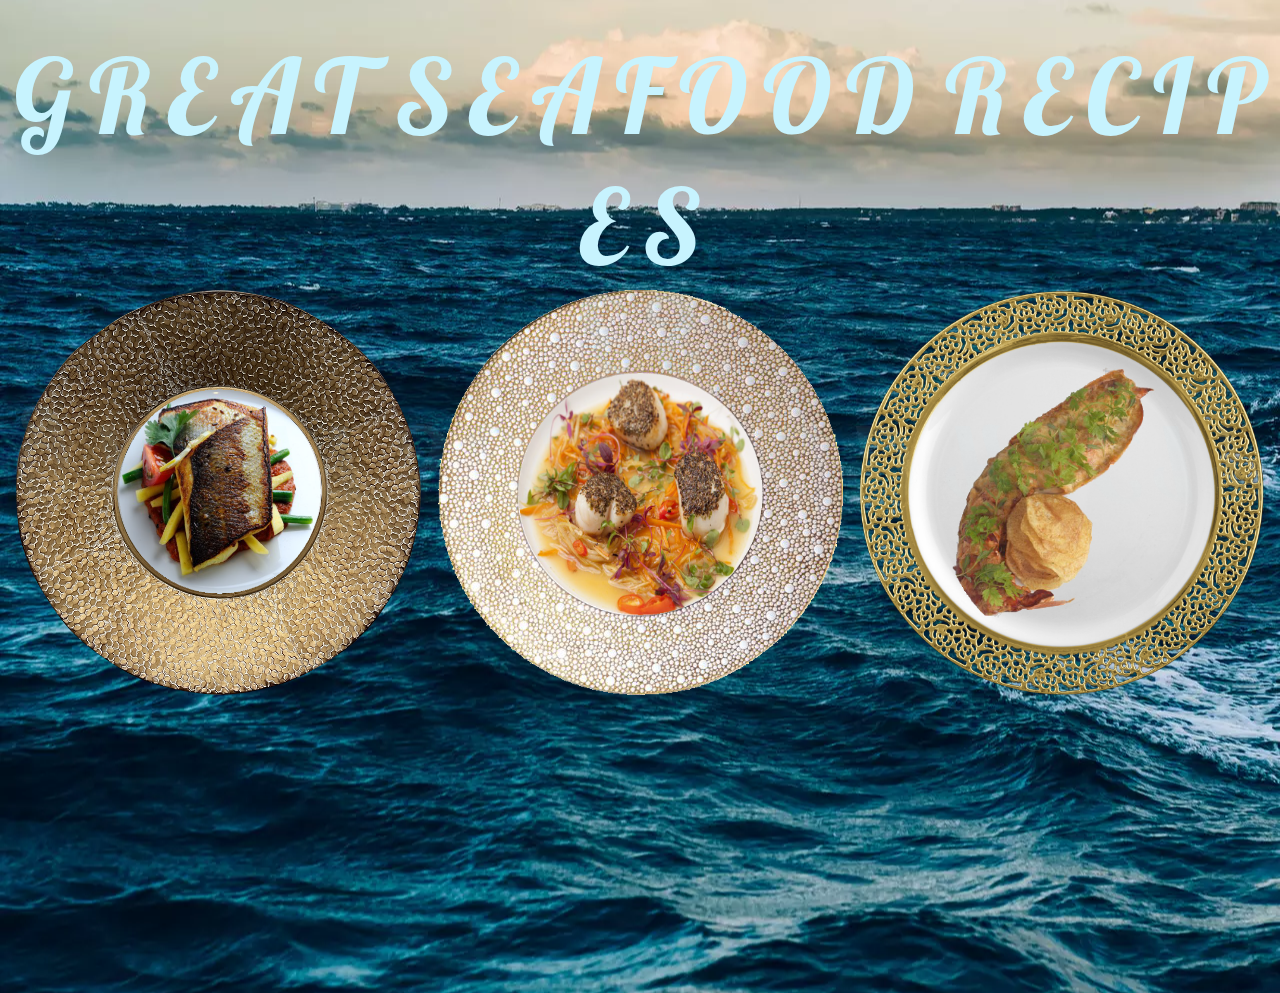
<file: index.html>
<!DOCTYPE html>
<html lang="en">

<head>
    <meta charset="UTF-8">
    <meta http-equiv="X-UA-Compatible" content="IE=edge">
    <meta name="viewport" content="width=device-width, initial-scale=1.0">
    <link rel="stylesheet" href="css\index.css">
    <title>Seafood Recipes</title>
    <link rel="icon" type="image/x-icon" href="\images\favicon.png">
</head>

<body>

    <!-- header text -->
    <header class="center">
        <div class="waviy">
            <span style="--i:1">G</span>
            <span style="--i:2">r</span>
            <span style="--i:3">e</span>
            <span style="--i:4">a</span>
            <span style="--i:5">t</span>
            <span style="--i:6"> </span>
            <span style="--i:7">S</span>
            <span style="--i:8">e</span>
            <span style="--i:9">a</span>
            <span style="--i:10">f</span>
            <span style="--i:10">o</span>
            <span style="--i:10">o</span>
            <span style="--i:10">d</span>
            <span style="--i:10"> </span>
            <span style="--i:10">R</span>
            <span style="--i:10">e</span>
            <span style="--i:10">c</span>
            <span style="--i:10">i</span>
            <span style="--i:10">p</span>
            <span style="--i:10">e</span>
            <span style="--i:10">s</span>
        </div>
    </header>

    <!-- images of dishes -->
    <div id="dishes">
        <img id="left-dish" src="images\dish_sea_bass.webp" alt="Dish sea bass" usemap="#workmap1" width="405"
            height="405">
        <img id="center-dish" src="images\dish_scallops.webp" alt="Dish scallops" usemap="#workmap2" width="405"
            height="405">
        <img id="right-dish" src="images\dish_lobster.webp" alt="Dish lobster" usemap="#workmap3" width="405"
            height="405">
    </div>

    <map name="workmap1">
        <area shape="circle" coords="202,202,305" alt="Dish Sea Bass" href="recipes\sea_bass.html">
    </map>
    <map name="workmap2">
        <area shape="circle" coords="202,202,305" alt="Dish Scallops" href="recipes\scallops.html">
    </map>
    <map name="workmap3">
        <area shape="circle" coords="202,202,305" alt="Dish Lobster" href="recipes\lobster.html">
    </map>

    <!-- Animation of waves -->
    <div class="ocean">
        <div class="wave"></div>
        <div class="wave"></div>
    </div>
</body>

</html>
</file>
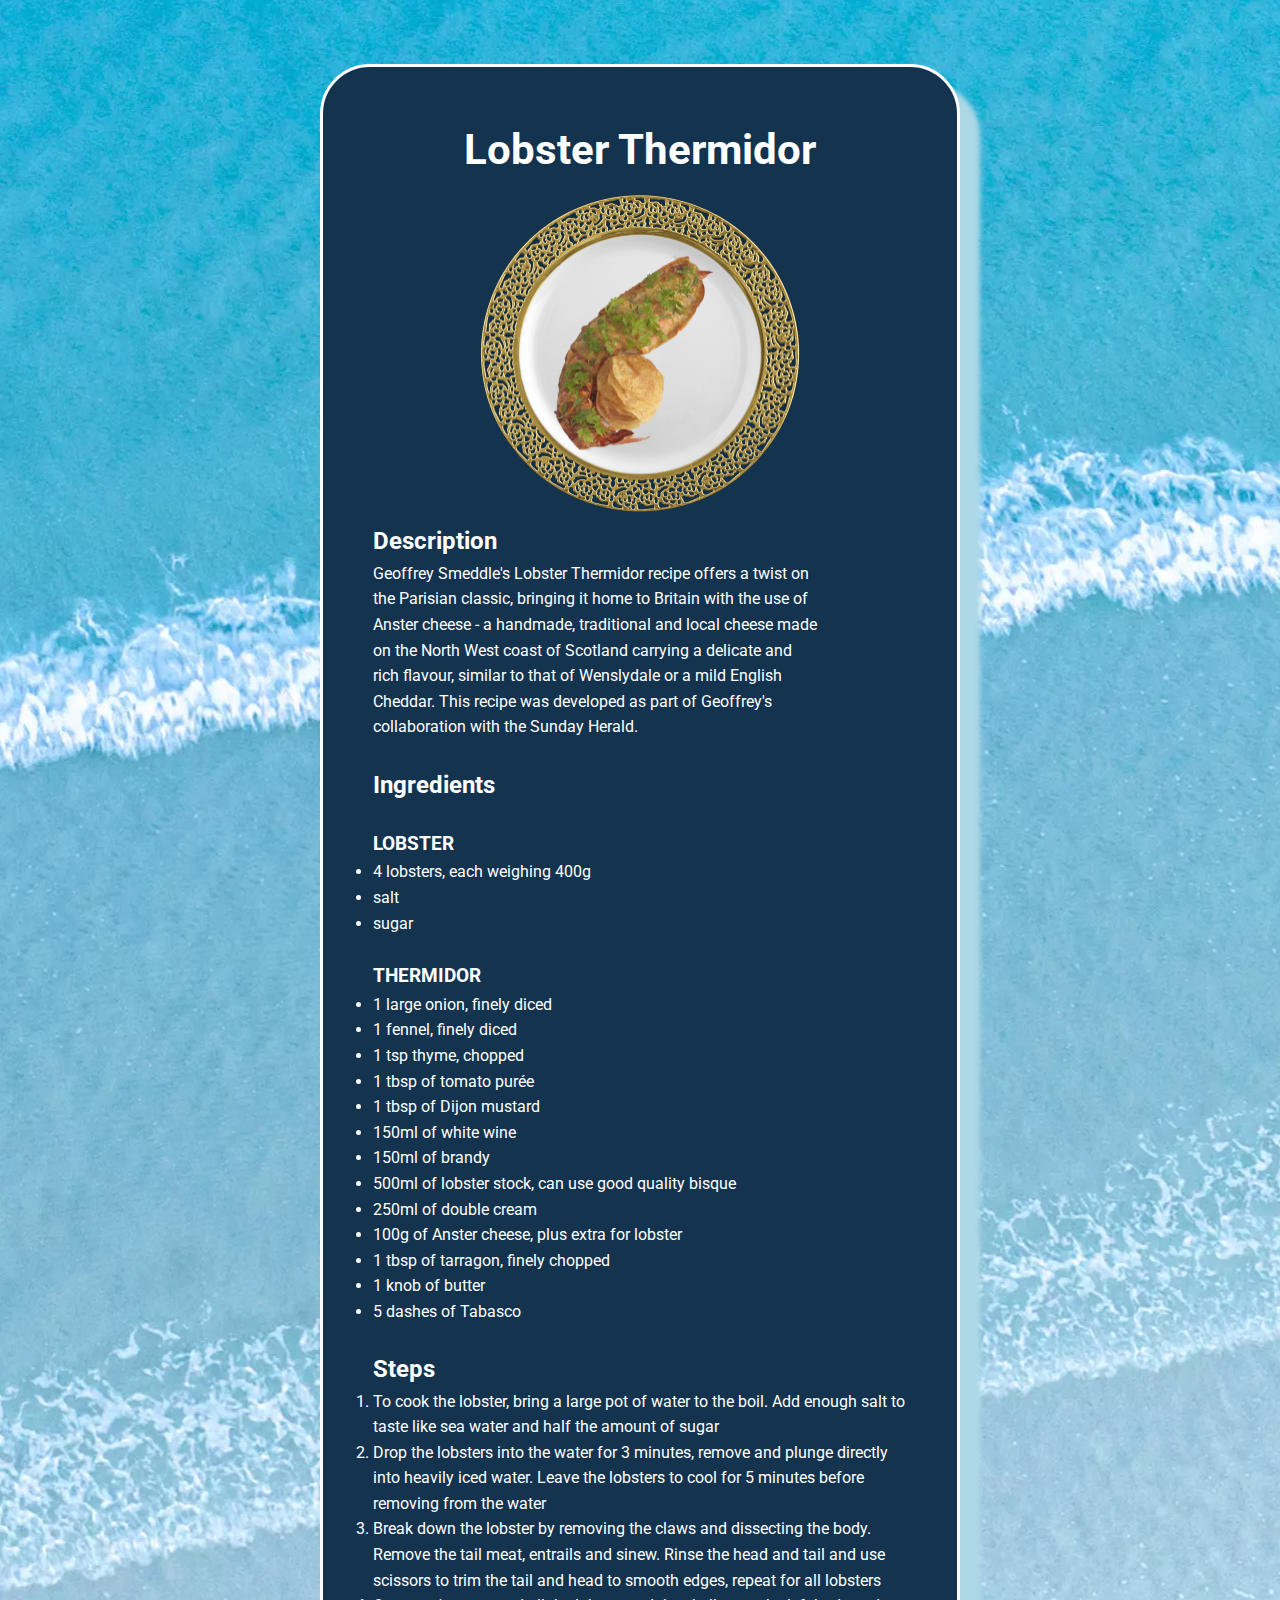
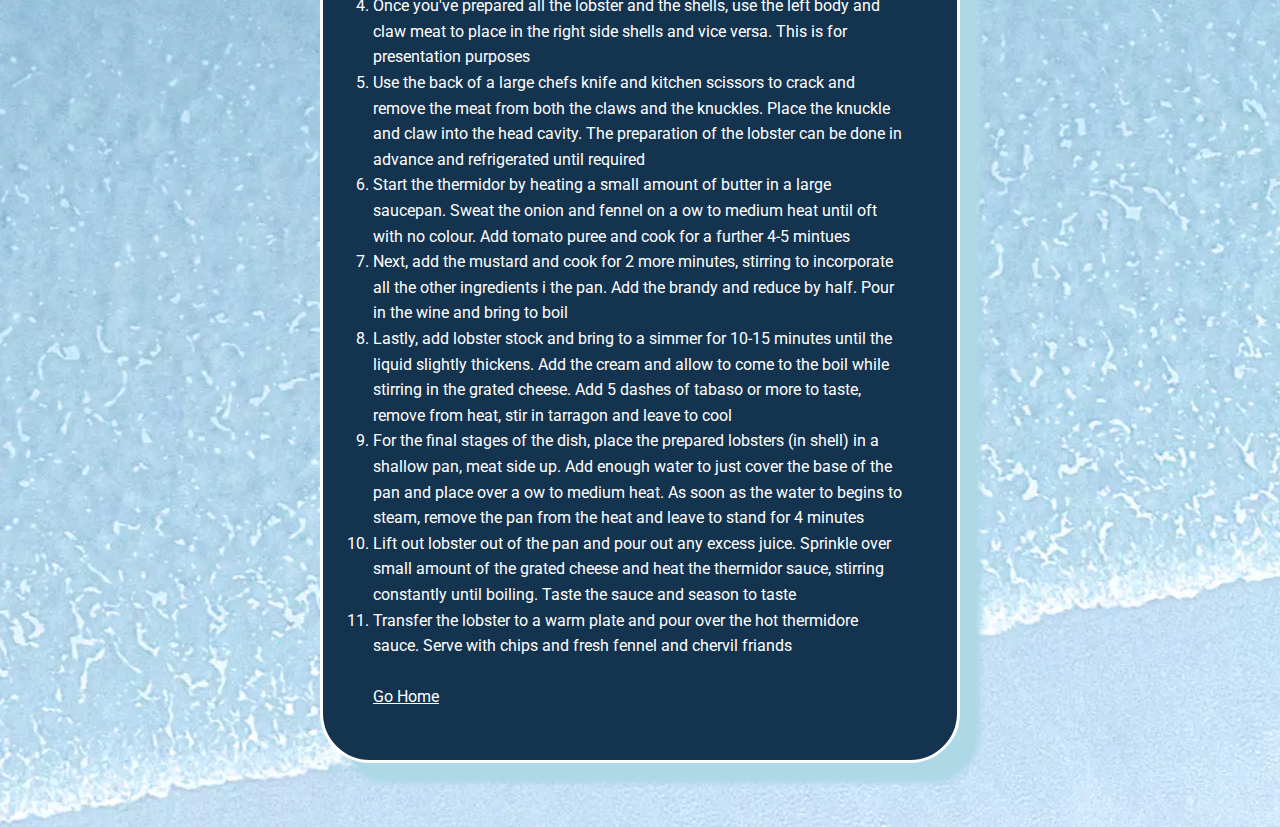
<file: recipes/lobster.html>
<!DOCTYPE html>
<html lang="en">

<head>
    <meta charset="UTF-8">
    <meta http-equiv="X-UA-Compatible" content="IE=edge">
    <meta name="viewport" content="width=device-width, initial-scale=1.0">
    <link rel="stylesheet" href="\css\recipes.css">
    <title>Lobster Recipe</title>
    <link rel="icon" type="image/x-icon" href="\images\favicon.png">
</head>

<body>
    <div id="center-column">
        <h1>Lobster Thermidor</h1>
        <img src="\images\dish_lobster.webp" alt="Picture of exclusive plate with lobster">
        <h2>Description</h2>
        <p>Geoffrey Smeddle's Lobster Thermidor recipe offers a twist on</p>
        <p>the Parisian classic, bringing it home to Britain with the use of</p>
        <p>Anster cheese - a handmade, traditional and local cheese made</p>
        <p>on the North West coast of Scotland carrying a delicate and</p>
        <p>rich flavour, similar to that of Wenslydale or a mild English</p>
        <p>Cheddar. This recipe was developed as part of Geoffrey's</p>
        <p>collaboration with the Sunday Herald.</p>
        <br>
        <h2>Ingredients</h2>
        <br>
        <h3>LOBSTER</h3>
        <ul>
            <li>
                4 lobsters, each weighing 400g
            </li>
            <li>
                salt
            </li>
            <li>
                sugar
            </li>
        </ul>
        <br>
        <h3>THERMIDOR</h3>
        <ul>
            <li>
                1 large onion, finely diced
            </li>
            <li>
                1 fennel, finely diced
            </li>
            <li>
                1 tsp thyme, chopped
            </li>
            <li>
                1 tbsp of tomato purée
            </li>
            <li>
                1 tbsp of Dijon mustard
            </li>
            <li>
                150ml of white wine
            </li>
            <li>
                150ml of brandy
            </li>
            <li>
                500ml of lobster stock, can use good quality bisque
            </li>
            <li>
                250ml of double cream
            </li>
            <li>
                100g of Anster cheese, plus extra for lobster
            </li>
            <li>
                1 tbsp of tarragon, finely chopped
            </li>
            <li>
                1 knob of butter
            </li>
            <li>
                5 dashes of Tabasco
            </li>
        </ul>
        <br>
        <h2>Steps</h2>
        <ol>
            <li>
                To cook the lobster, bring a large pot of water to the boil. Add enough salt to
                taste like sea water and half the amount of sugar
            </li>
            <li>
                Drop the lobsters into the water for 3 minutes, remove and plunge directly into
                heavily iced water. Leave the lobsters to cool for 5 minutes before removing from
                the water
            </li>
            <li>
                Break down the lobster by removing the claws and dissecting the body. Remove the
                tail meat, entrails and sinew. Rinse the head and tail and use scissors to trim the
                tail and head to smooth edges, repeat for all lobsters
            </li>
            <li>
                Once you've prepared all the lobster and the shells, use the left body and claw meat
                to place in the right side shells and vice versa. This is for presentation purposes
            </li>
            <li>
                Use the back of a large chefs knife and kitchen scissors to crack and remove the
                meat from both the claws and the knuckles. Place the knuckle and claw into the head
                cavity. The preparation of the lobster can be done in advance and refrigerated until
                required
            </li>
            <li>
                Start the thermidor by heating a small amount of butter in a large saucepan. Sweat
                the onion and fennel on a ow to medium heat until oft with no colour. Add tomato
                puree and cook for a further 4-5 mintues
            </li>
            <li>
                Next, add the mustard and cook for 2 more minutes, stirring to incorporate all the
                other ingredients i the pan. Add the brandy and reduce by half. Pour in the wine and
                bring to boil
            </li>
            <li>
                Lastly, add lobster stock and bring to a simmer for 10-15 minutes until the liquid
                slightly thickens. Add the cream and allow to come to the boil while stirring in the
                grated cheese. Add 5 dashes of tabaso or more to taste, remove from heat, stir in
                tarragon and leave to cool
            </li>
            <li>
                For the final stages of the dish, place the prepared lobsters (in shell) in a
                shallow pan, meat side up. Add enough water to just cover the base of the pan and
                place over a ow to medium heat. As soon as the water to begins to steam, remove the
                pan from the heat and leave to stand for 4 minutes
            </li>
            <li>
                Lift out lobster out of the pan and pour out any excess juice. Sprinkle over small
                amount of the grated cheese and heat the thermidor sauce, stirring constantly until
                boiling. Taste the sauce and season to taste
            </li>
            <li>
                Transfer the lobster to a warm plate and pour over the hot thermidore sauce. Serve
                with chips and fresh fennel and chervil friands
            </li>
        </ol>
        <br>
        <a href="\index.html">Go Home</a>
    </div>

</body>

</html>
</file>
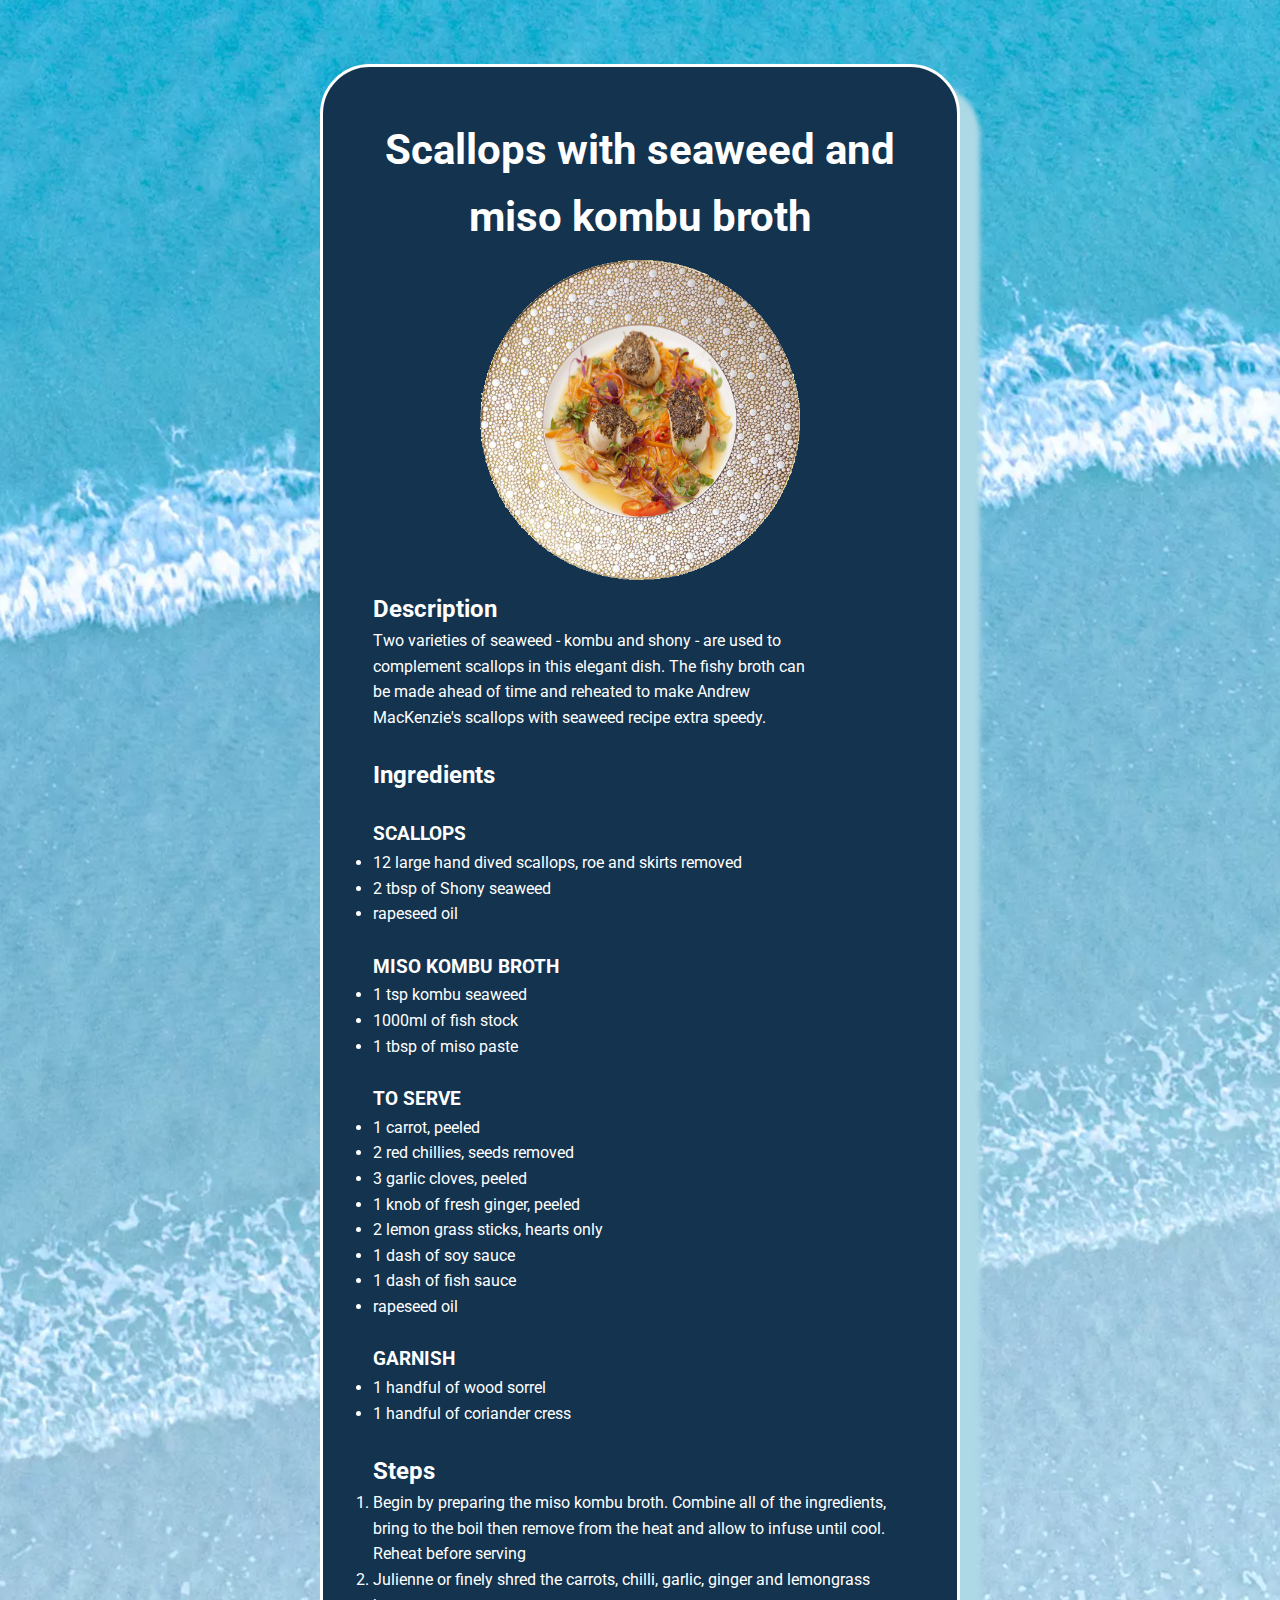
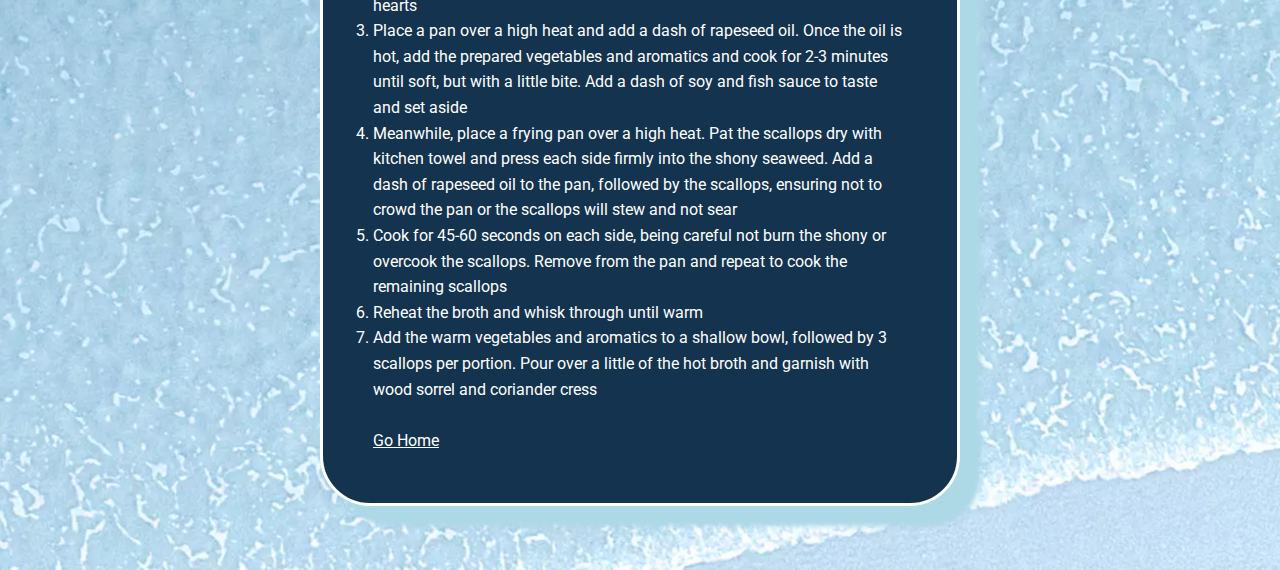
<file: recipes/scallops.html>
<!DOCTYPE html>
<html lang="en">

<head>
    <meta charset="UTF-8">
    <meta http-equiv="X-UA-Compatible" content="IE=edge">
    <meta name="viewport" content="width=device-width, initial-scale=1.0">
    <link rel="stylesheet" href="\css\recipes.css">
    <title>Scallops Recipe</title>
    <link rel="icon" type="image/x-icon" href="\images\favicon.png">
</head>

<body>
    <div id="center-column">
        <h1>Scallops with seaweed and miso kombu broth</h1>
        <img src="\images\dish_scallops.webp" alt="Picture of exclusive plate with scallops">
        <h2>Description</h2>
        <p>Two varieties of seaweed - kombu and shony - are used to</p>
        <p>complement scallops in this elegant dish. The fishy broth can</p>
        <p>be made ahead of time and reheated to make Andrew</p>
        <p>MacKenzie's scallops with seaweed recipe extra speedy.</p>
        <br>
        <h2>Ingredients</h2>
        <br>
        <h3>SCALLOPS</h3>
        <ul>
            <li>
                12 large hand dived scallops, roe and skirts removed
            </li>
            <li>
                2 tbsp of Shony seaweed
            </li>
            <li>
                rapeseed oil
            </li>
        </ul>
        <br>
        <h3>MISO KOMBU BROTH</h3>
        <ul>
            <li>
                1 tsp kombu seaweed
            </li>
            <li>
                1000ml of fish stock
            </li>
            <li>
                1 tbsp of miso paste
            </li>
        </ul>
        <br>
        <h3>TO SERVE</h3>
        <ul>
            <li>
                1 carrot, peeled
            </li>
            <li>
                2 red chillies, seeds removed
            </li>
            <li>
                3 garlic cloves, peeled
            </li>
            <li>
                1 knob of fresh ginger, peeled
            </li>
            <li>
                2 lemon grass sticks, hearts only
            </li>
            <li>
                1 dash of soy sauce
            </li>
            <li>
                1 dash of fish sauce
            </li>
            <li>
                rapeseed oil
            </li>
        </ul>
        <br>
        <h3>GARNISH</h3>
        <ul>
            <li>
                1 handful of wood sorrel
            </li>
            <li>
                1 handful of coriander cress
            </li>
        </ul>
        <br>
        <h2>Steps</h2>
        <ol>
            <li>
                Begin by preparing the miso kombu broth. Combine all of the ingredients, bring to
                the boil then remove from the heat and allow to infuse until cool. Reheat before
                serving
            </li>
            <li>
                Julienne or finely shred the carrots, chilli, garlic, ginger and lemongrass hearts
            </li>
            <li>
                Place a pan over a high heat and add a dash of rapeseed oil. Once the oil is hot,
                add the prepared vegetables and aromatics and cook for 2-3 minutes until soft,
                but with a little bite. Add a dash of soy and fish sauce to taste and set aside
            </li>
            <li>
                Meanwhile, place a frying pan over a high heat. Pat the scallops dry with kitchen
                towel and press each side firmly into the shony seaweed. Add a dash of rapeseed oil
                to the pan, followed by the scallops, ensuring not to crowd the pan or the scallops
                will stew and not sear
            </li>
            <li>
                Cook for 45-60 seconds on each side, being careful not burn the shony or overcook
                the scallops. Remove from the pan and repeat to cook the remaining scallops
            </li>
            <li>
                Reheat the broth and whisk through until warm
            </li>
            <li>
                Add the warm vegetables and aromatics to a shallow bowl, followed by 3 scallops per
                portion. Pour over a little of the hot broth and garnish with wood sorrel and
                coriander cress
            </li>
        </ol>
        <br>
        <a href="\index.html">Go Home</a>
    </div>

</body>

</html>
</file>
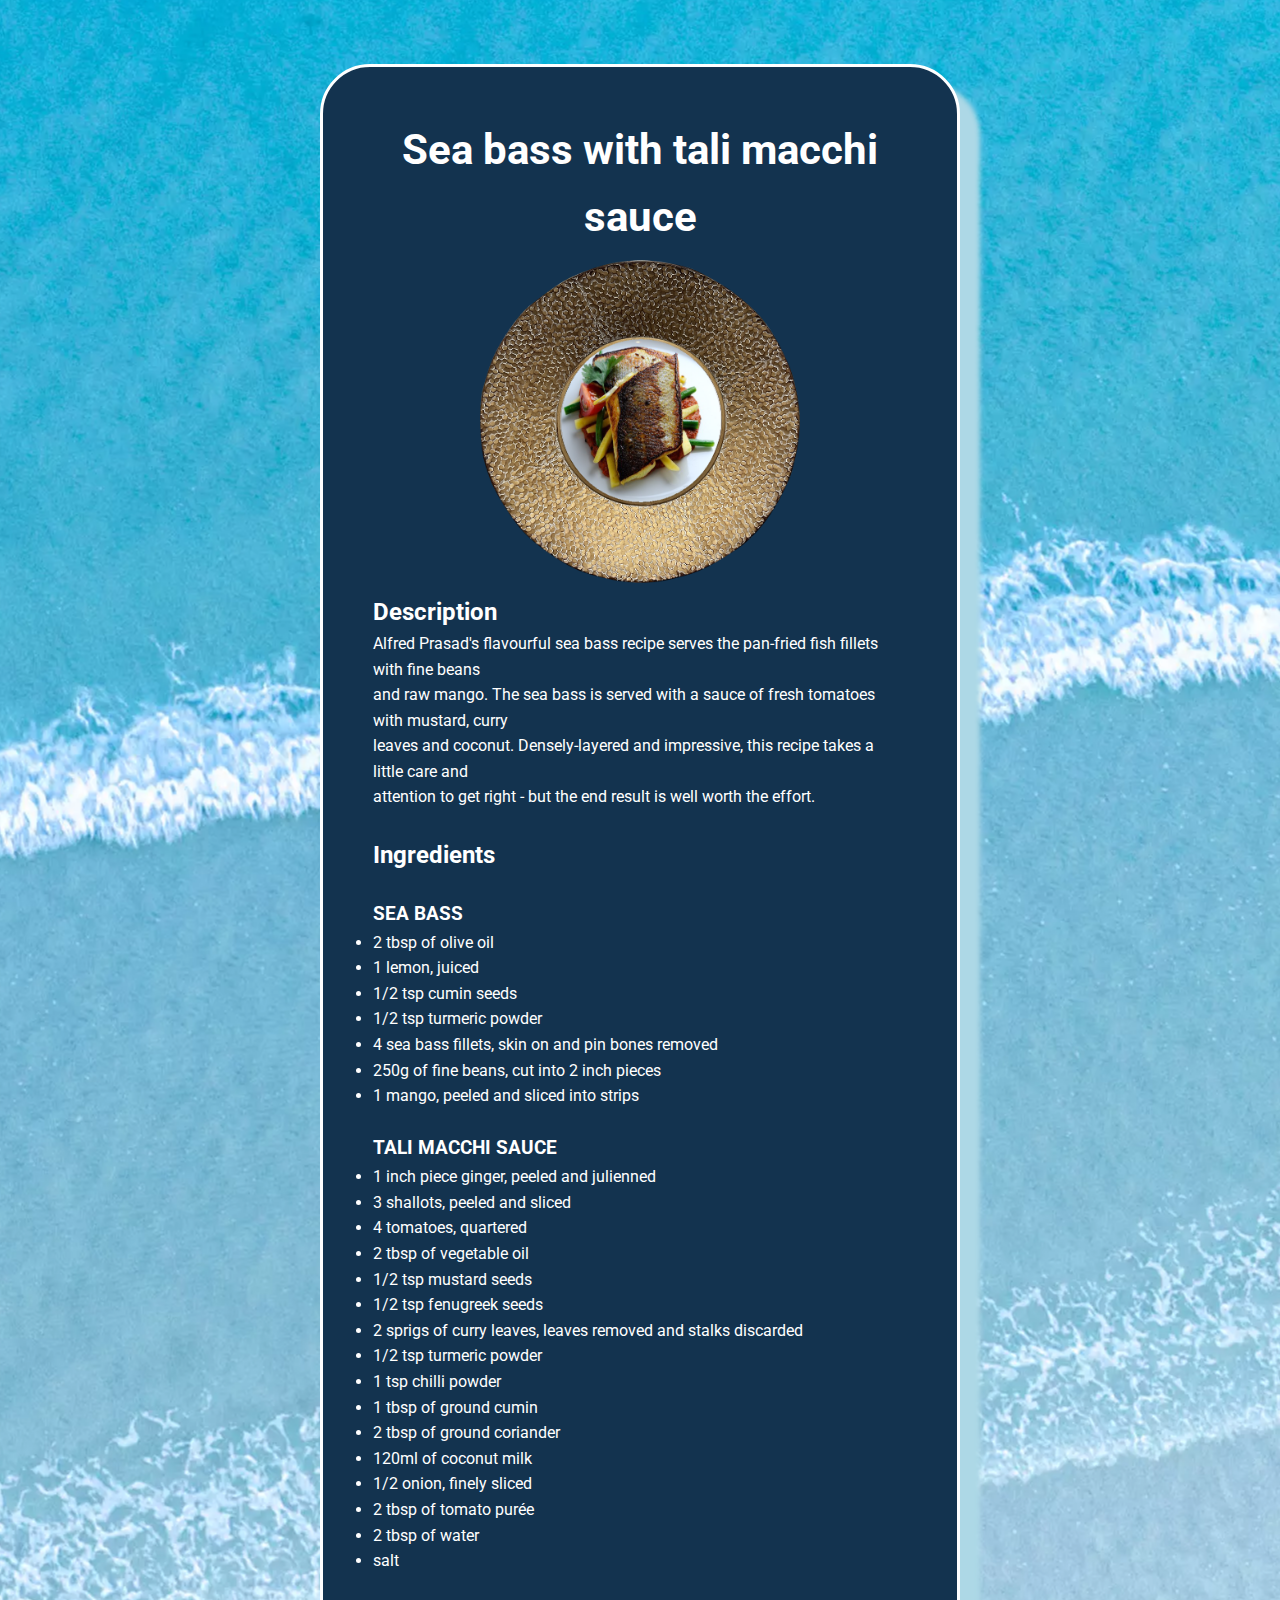
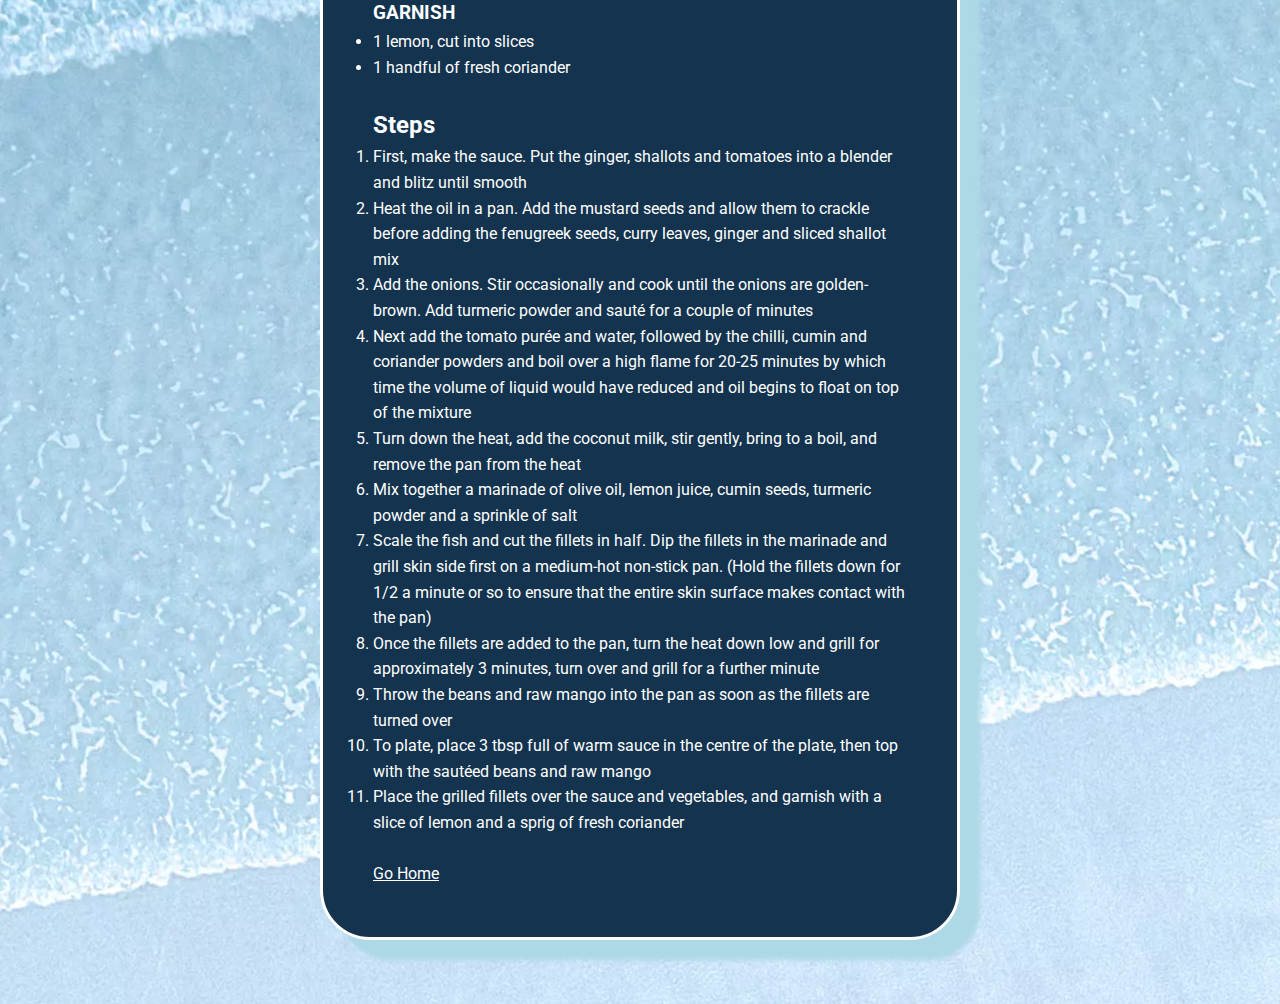
<file: recipes/sea_bass.html>
<!DOCTYPE html>
<html lang="en">

<head>
    <meta charset="UTF-8">
    <meta http-equiv="X-UA-Compatible" content="IE=edge">
    <meta name="viewport" content="width=device-width, initial-scale=1.0">
    <link rel="stylesheet" href="\css\recipes.css">
    <title>Sea Bass Recipe</title>
    <link rel="icon" type="image/x-icon" href="\images\favicon.png">
</head>

<body>
    <div id="center-column">
        <h1>Sea bass with tali macchi sauce</h1>
        <img src="\images\dish_sea_bass.webp" alt="Picture of exclusive plate with sea bass">
        <h2>Description</h2>
        <p>Alfred Prasad's flavourful sea bass recipe serves the pan-fried fish fillets with fine beans</p>
        <p>and raw mango. The sea bass is served with a sauce of fresh tomatoes with mustard, curry</p>
        <p>leaves and coconut. Densely-layered and impressive, this recipe takes a little care and</p>
        <p> attention to get right - but the end result is well worth the effort.</p>
        <br>
        <h2>Ingredients</h2>
        <br>
        <h3>SEA BASS</h3>
        <ul>
            <li>
                2 tbsp of olive oil
            </li>
            <li>
                1 lemon, juiced
            </li>
            <li>
                1/2 tsp cumin seeds
            </li>
            <li>
                1/2 tsp turmeric powder
            </li>
            <li>
                4 sea bass fillets, skin on and pin bones removed
            </li>
            <li>
                250g of fine beans, cut into 2 inch pieces
            </li>
            <li>
                1 mango, peeled and sliced into strips
            </li>
        </ul>
        <br>
        <h3>TALI MACCHI SAUCE</h3>
        <ul>
            <li>
                1 inch piece ginger, peeled and julienned
            </li>
            <li>
                3 shallots, peeled and sliced
            </li>
            <li>
                4 tomatoes, quartered
            </li>
            <li>
                2 tbsp of vegetable oil
            </li>
            <li>
                1/2 tsp mustard seeds
            </li>
            <li>
                1/2 tsp fenugreek seeds
            </li>
            <li>
                2 sprigs of curry leaves, leaves removed and stalks discarded
            </li>
            <li>
                1/2 tsp turmeric powder
            </li>
            <li>
                1 tsp chilli powder
            </li>
            <li>
                1 tbsp of ground cumin
            </li>
            <li>
                2 tbsp of ground coriander
            </li>
            <li>
                120ml of coconut milk
            </li>
            <li>
                1/2 onion, finely sliced
            </li>
            <li>
                2 tbsp of tomato purée
            </li>
            <li>
                2 tbsp of water
            </li>
            <li>
                salt
            </li>
        </ul>
        <br>
        <h3>GARNISH</h3>
        <ul>
            <li>1 lemon, cut into slices</li>
            <li>1 handful of fresh coriander</li>
        </ul>
        <br>
        <h2>Steps</h2>
        <ol>
            <li>
                First, make the sauce. Put the ginger, shallots and tomatoes into a blender and blitz
                until smooth
            </li>
            <li>
                Heat the oil in a pan. Add the mustard seeds and allow them to crackle before adding
                the fenugreek seeds, curry leaves, ginger and sliced shallot mix
            </li>
            <li>
                Add the onions. Stir occasionally and cook until the onions are golden-brown. Add
                turmeric powder and sauté for a couple of minutes
            </li>
            <li>
                Next add the tomato purée and water, followed by the chilli, cumin and coriander
                powders and boil over a high flame for 20-25 minutes by which time the volume of
                liquid would have reduced and oil begins to float on top of the mixture
            </li>
            <li>
                Turn down the heat, add the coconut milk, stir gently, bring to a boil, and remove the
                pan from the heat
            </li>
            <li>
                Mix together a marinade of olive oil, lemon juice, cumin seeds, turmeric powder and a
                sprinkle of salt
            </li>
            <li>
                Scale the fish and cut the fillets in half. Dip the fillets in the marinade and grill
                skin side first on a medium-hot non-stick pan. (Hold the fillets down for 1/2 a minute
                or so to ensure that the entire skin surface makes contact with the pan)
            </li>
            <li>
                Once the fillets are added to the pan, turn the heat down low and grill for approximately
                3 minutes, turn over and grill for a further minute
            </li>
            <li>
                Throw the beans and raw mango into the pan as soon as the fillets are turned over
            </li>
            <li>
                To plate, place 3 tbsp full of warm sauce in the centre of the plate, then top with the
                sautéed beans and raw mango
            </li>
            <li>
                Place the grilled fillets over the sauce and vegetables, and garnish with a slice of
                lemon and a sprig of fresh coriander
            </li>
        </ol>
        <br>
        <a href="\index.html">Go Home</a>
    </div>

</body>

</html>
</file>
